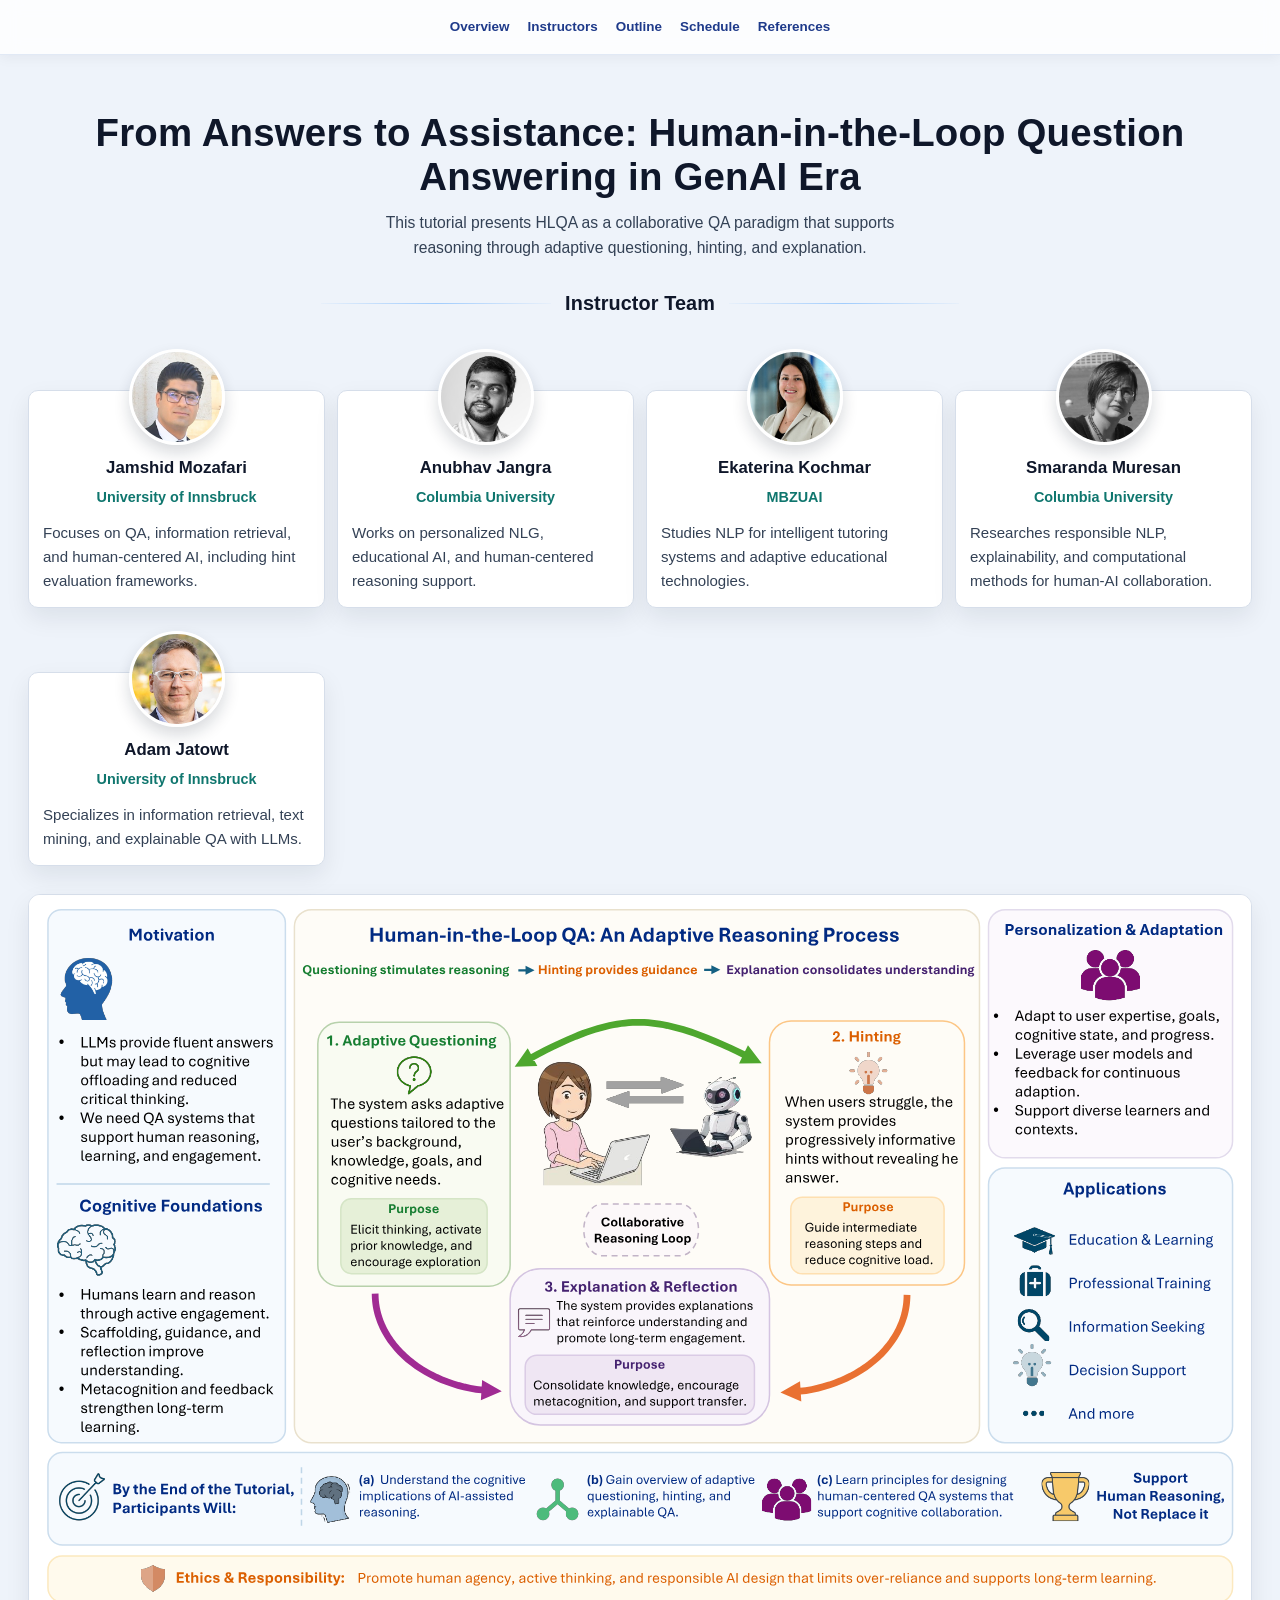
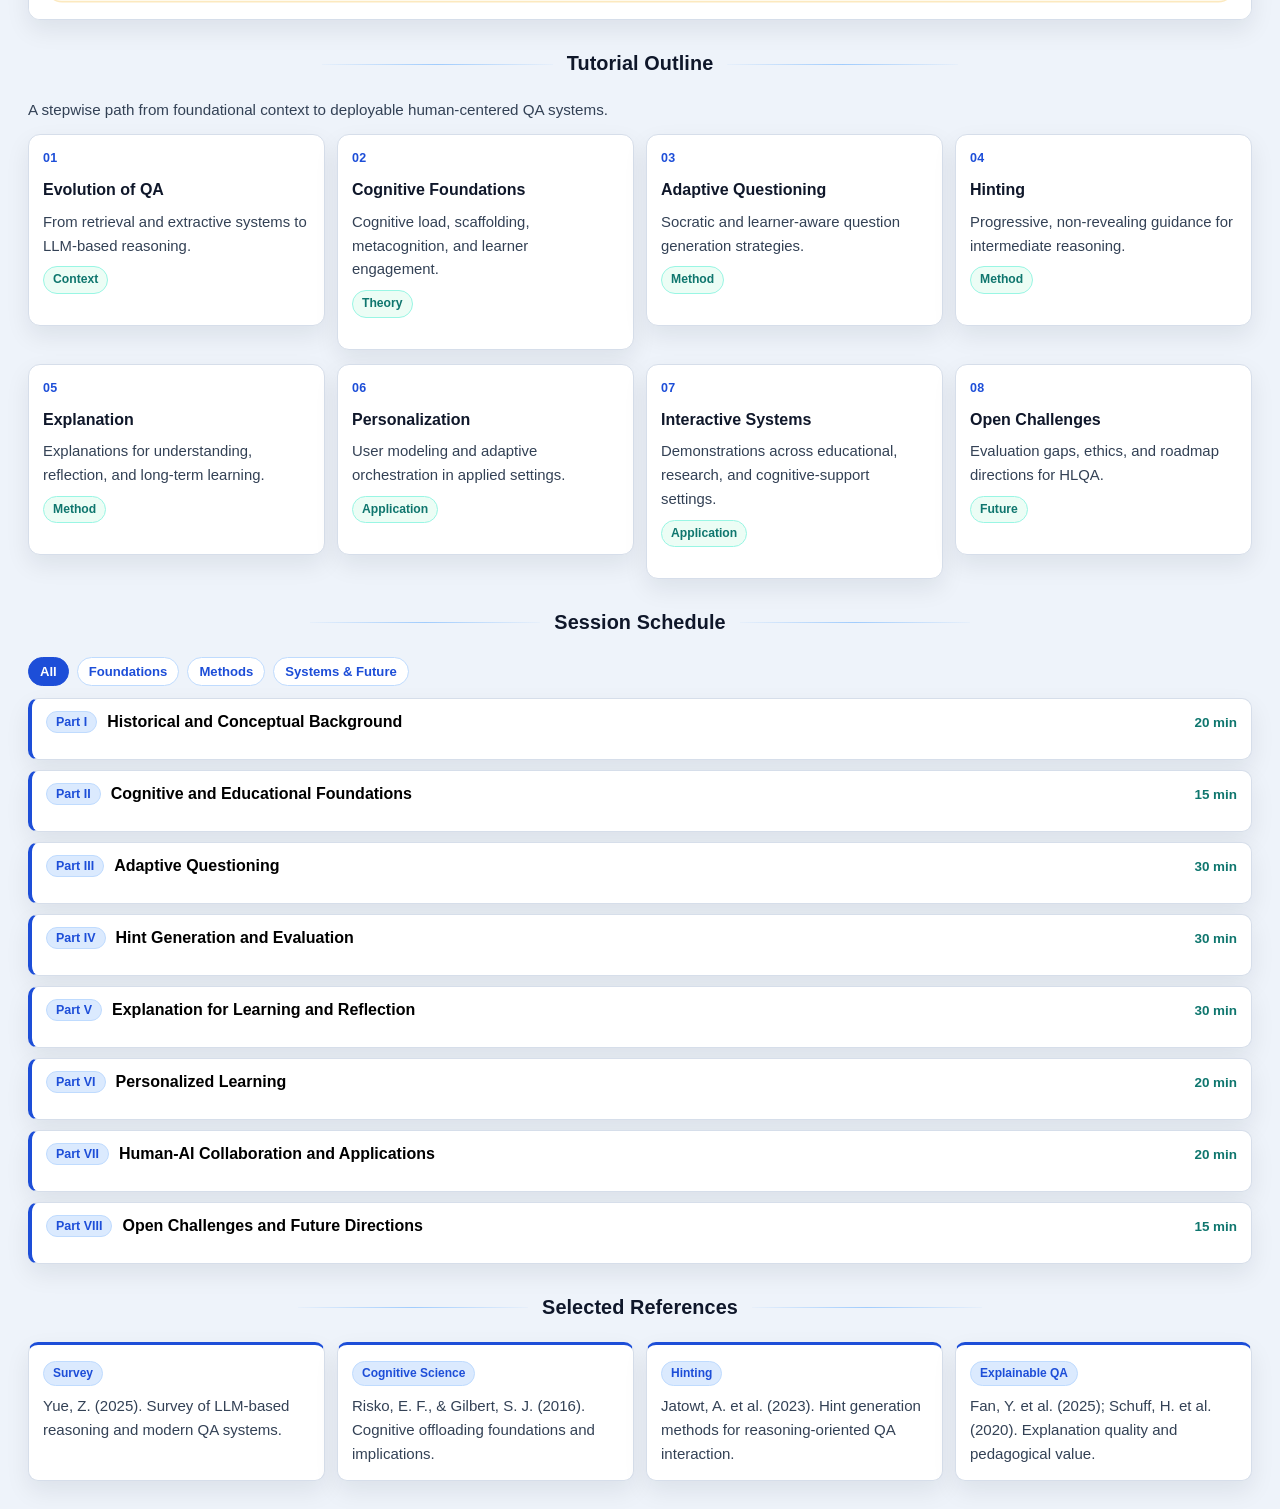
<file: index.html>
<!doctype html>
<html lang="en">
<head>
  <meta charset="utf-8">
  <meta name="viewport" content="width=device-width, initial-scale=1">
  <title>HLQA Tutorial Proposal</title>
  <meta name="description" content="From Answers to Assistance: Human-in-the-Loop Question Answering in GenAI Era">
  <link rel="stylesheet" href="./assets/css/styles.css">
</head>
<body>
  <header class="topbar">
    <div class="topbar-inner">
      <nav class="nav">
        <a href="#overview">Overview</a>
        <a href="#instructors">Instructors</a>
        <a href="#outline">Outline</a>
        <a href="#schedule">Schedule</a>
        <a href="#references">References</a>
      </nav>
    </div>
  </header>

  <main class="container">
    <section id="overview" class="hero">
      <h1 class="hero-title">From Answers to Assistance: Human-in-the-Loop Question Answering in GenAI Era</h1>
      <p class="hero-subtitle">This tutorial presents HLQA as a collaborative QA paradigm that supports reasoning through adaptive questioning, hinting, and explanation.</p>
    </section>

    <section id="instructors">
      <h2>Instructor Team</h2>
      <div class="team-grid">
        <article class="card profile" data-url="https://www.jmozafari.com">
          <img src="./assets/images/jm.jpg" alt="Jamshid Mozafari">
          <div class="profile-head">
            <div>
              <h3>Jamshid Mozafari</h3>
              <div class="org">University of Innsbruck</div>
            </div>
          </div>
          <p>Focuses on QA, information retrieval, and human-centered AI, including hint evaluation frameworks.</p>
        </article>
        <article class="card profile" data-url="https://anubhav-jangra.github.io/">
          <img src="./assets/images/aj.jpg" alt="Anubhav Jangra">
          <div class="profile-head">
            <div>
              <h3>Anubhav Jangra</h3>
              <div class="org">Columbia University</div>
            </div>
          </div>
          <p>Works on personalized NLG, educational AI, and human-centered reasoning support.</p>
        </article>
        <article class="card profile" data-url="https://ekochmar.github.io/about/">
          <img src="./assets/images/ek.jpg" alt="Ekaterina Kochmar">
          <div class="profile-head">
            <div>
              <h3>Ekaterina Kochmar</h3>
              <div class="org">MBZUAI</div>
            </div>
          </div>
          <p>Studies NLP for intelligent tutoring systems and adaptive educational technologies.</p>
        </article>
        <article class="card profile" data-url="https://www.cs.columbia.edu/~smara/">
          <img src="./assets/images/sm.jpg" alt="Smaranda Muresan">
          <div class="profile-head">
            <div>
              <h3>Smaranda Muresan</h3>
              <div class="org">Columbia University</div>
            </div>
          </div>
          <p>Researches responsible NLP, explainability, and computational methods for human-AI collaboration.</p>
        </article>
        <article class="card profile" data-url="https://ds-informatik.uibk.ac.at/">
          <img src="./assets/images/ad.jpg" alt="Adam Jatowt">
          <div class="profile-head">
            <div>
              <h3>Adam Jatowt</h3>
              <div class="org">University of Innsbruck</div>
            </div>
          </div>
          <p>Specializes in information retrieval, text mining, and explainable QA with LLMs.</p>
        </article>
      </div>
    </section>

    <section id="figure">
      <img class="inline-figure" src="./assets/images/overview-figure.svg" alt="Attached overview figure">
    </section>

    <section id="outline">
      <h2>Tutorial Outline</h2>
      <p class="section-subtitle">A stepwise path from foundational context to deployable human-centered QA systems.</p>
      <div class="outline-steps outline-steps-four">
        <article class="outline-step" data-paper-section="part1">
          <div class="step-top">
            <div class="step-num">01</div>
          </div>
          <h3>Evolution of QA</h3>
          <p>From retrieval and extractive systems to LLM-based reasoning.</p>
          <div class="step-tag">Context</div>
          <div class="related-papers">
            <h4>Related Papers</h4>
            <ul>
              <li><a href="https://scholar.google.com/scholar?q=Protecting+human+cognition+in+the+age+of+AI" target="_blank" rel="noopener">Singh et al. (2025) - Protecting human cognition in the age of AI</a></li>
              <li><a href="https://arxiv.org/abs/2506.08872" target="_blank" rel="noopener">Kosmyna et al. (2025) - Your Brain on ChatGPT: Accumulation of Cognitive Debt when Using an AI Assistant for Essay Writing Task</a></li>
            </ul>
          </div>
        </article>
        <article class="outline-step" data-paper-section="part2">
          <div class="step-top">
            <div class="step-num">02</div>
          </div>
          <h3>Cognitive Foundations</h3>
          <p>Cognitive load, scaffolding, metacognition, and learner engagement.</p>
          <div class="step-tag">Theory</div>
          <div class="related-papers">
            <h4>Related Papers</h4>
            <ul>
              <li><a href="https://scholar.google.com/scholar?q=The+Behavior+of+Tutoring+Systems+VanLehn+2006" target="_blank" rel="noopener">VanLehn (2006) - The Behavior of Tutoring Systems</a></li>
              <li><a href="https://doi.org/10.1007/978-3-031-36336-8_83" target="_blank" rel="noopener">Elkins et al. (2023) - How Useful Are Educational Questions Generated by LLMs?</a></li>
              <li><a href="https://www.mdpi.com/2075-4698/15/1/6" target="_blank" rel="noopener">Gerlich (2025) - AI Tools in Society: Cognitive Offloading and Critical Thinking</a></li>
            </ul>
          </div>
        </article>
        <article class="outline-step" data-paper-section="part3">
          <div class="step-top">
            <div class="step-num">03</div>
          </div>
          <h3>Adaptive Questioning</h3>
          <p>Socratic and learner-aware question generation strategies.</p>
          <div class="step-tag">Method</div>
          <div class="related-papers">
            <h4>Related Papers</h4>
            <ul>
              <li><a href="https://aclanthology.org/2023.emnlp-main.255/" target="_blank" rel="noopener">Qi et al. (2023) - The Art of SOCRATIC QUESTIONING: Recursive Thinking with Large Language Models</a></li>
              <li><a href="https://aclanthology.org/2024.bea-1.10/" target="_blank" rel="noopener">Ashok Kumar & Lan (2024) - Improving Socratic Question Generation using Data Augmentation and Preference Optimization</a></li>
              <li><a href="https://aclanthology.org/2021.acl-short.88/" target="_blank" rel="noopener">Srivastava & Goodman (2021) - Question Generation for Adaptive Education</a></li>
            </ul>
          </div>
        </article>
        <article class="outline-step" data-paper-section="part4">
          <div class="step-top">
            <div class="step-num">04</div>
          </div>
          <h3>Hinting</h3>
          <p>Progressive, non-revealing guidance for intermediate reasoning.</p>
          <div class="step-tag">Method</div>
          <div class="related-papers">
            <h4>Related Papers</h4>
            <ul>
              <li><a href="https://doi.org/10.1145/3578337.3605119" target="_blank" rel="noopener">Jatowt et al. (2023) - Automatic Hint Generation</a></li>
              <li><a href="https://doi.org/10.1162/tacl_a_00751" target="_blank" rel="noopener">Jangra et al. (2024) - Navigating the Landscape of Hint Generation Research: From the Past to the Future</a></li>
            </ul>
          </div>
        </article>
      </div>
      <div class="outline-steps outline-steps-four">
        <article class="outline-step" data-paper-section="part5">
          <div class="step-top">
            <div class="step-num">05</div>
          </div>
          <h3>Explanation</h3>
          <p>Explanations for understanding, reflection, and long-term learning.</p>
          <div class="step-tag">Method</div>
          <div class="related-papers">
            <h4>Related Papers</h4>
            <ul>
              <li><a href="https://www.sciencedirect.com/science/article/pii/S0020025524016773" target="_blank" rel="noopener">Fan et al. (2025) - Weakly-supervised explainable question answering via question aware contrastive learning and adaptive gate mechanism</a></li>
              <li><a href="https://aclanthology.org/2020.emnlp-main.575/" target="_blank" rel="noopener">Schuff et al. (2020) - F1 is Not Enough! Models and Evaluation Towards User-Centered Explainable Question Answering</a></li>
            </ul>
          </div>
        </article>
        <article class="outline-step" data-paper-section="part6">
          <div class="step-top">
            <div class="step-num">06</div>
          </div>
          <h3>Personalization</h3>
          <p>User modeling and adaptive orchestration in applied settings.</p>
          <div class="step-tag">Application</div>
          <div class="related-papers">
            <h4>Related Papers</h4>
            <ul>
              <li><a href="https://scholar.google.com/scholar?q=A+Survey+on+User+Behavior+Modeling+in+Recommender+Systems+he2023survey" target="_blank" rel="noopener">He et al. (2023) - A Survey on User Behavior Modeling in Recommender Systems</a></li>
              <li><a href="https://scholar.google.com/scholar?q=Exploring+knowledge+tracing+in+tutor-student+dialogues+using+llms" target="_blank" rel="noopener">Scarlatos et al. (2025) - Exploring knowledge tracing in tutor-student dialogues using llms</a></li>
              <li><a href="https://scholar.google.com/scholar?q=AI+in+education+A+review+of+personalized+learning+and+educational+technology" target="_blank" rel="noopener">Ayeni et al. (2024) - AI in education: A review of personalized learning and educational technology</a></li>
            </ul>
          </div>
        </article>
        <article class="outline-step" data-paper-section="part7">
          <div class="step-top">
            <div class="step-num">07</div>
          </div>
          <h3>Interactive Systems</h3>
          <p>Demonstrations across educational, research, and cognitive-support settings.</p>
          <div class="step-tag">Application</div>
          <div class="related-papers">
            <h4>Related Papers</h4>
            <ul>
              <li><a href="https://scholar.google.com/scholar?q=Tutor+copilot+A+human-ai+approach+for+scaling+real-time+expertise" target="_blank" rel="noopener">Loeb et al. (2024) - Tutor copilot: A human-ai approach for scaling real-time expertise</a></li>
              <li><a href="https://scholar.google.com/scholar?q=Agent+laboratory+Using+llm+agents+as+research+assistants" target="_blank" rel="noopener">Schmidgall et al. (2025) - Agent laboratory: Using llm agents as research assistants</a></li>
              <li><a href="https://scholar.google.com/scholar?q=The+Value+of+a+Virtual+Assistant+to+Improve+Engagement+in+Computerized+Cognitive+Training" target="_blank" rel="noopener">Zsoldos et al. (2024) - The Value of a Virtual Assistant to Improve Engagement in Computerized Cognitive Training at Home: Exploratory Study</a></li>
            </ul>
          </div>
        </article>
        <article class="outline-step" data-paper-section="part8">
          <div class="step-top">
            <div class="step-num">08</div>
          </div>
          <h3>Open Challenges</h3>
          <p>Evaluation gaps, ethics, and roadmap directions for HLQA.</p>
          <div class="step-tag">Future</div>
          <div class="related-papers">
            <h4>Related Papers</h4>
            <ul>
              <li><a href="https://scholar.google.com/scholar?q=Bloom%27s+taxonomy+anderson+2001+taxonomy" target="_blank" rel="noopener">Anderson et al. (2001) - A taxonomy for learning, teaching, and assessing: A revision of Bloom's taxonomy of educational objectives: complete edition</a></li>
              <li><a href="https://scholar.google.com/scholar?q=bloom+1956+taxonomy+of+educational+objectives" target="_blank" rel="noopener">Bloom et al. (1956) - Taxonomy of educational objectives: The classification of educational goals. Handbook 1: Cognitive domain</a></li>
              <li><a href="https://doi.org/10.1162/tacl_a_00751" target="_blank" rel="noopener">Jangra et al. (2024) - Navigating the Landscape of Hint Generation Research: From the Past to the Future</a></li>
            </ul>
          </div>
        </article>
      </div>
    </section>

    <section id="schedule">
      <h2>Session Schedule</h2>
      <div class="controls">
        <button class="filter-btn active" data-filter="all">All</button>
        <button class="filter-btn" data-filter="foundation">Foundations</button>
        <button class="filter-btn" data-filter="methods">Methods</button>
        <button class="filter-btn" data-filter="systems">Systems & Future</button>
      </div>
      <div class="timeline">
        <article class="session" data-group="foundation" data-paper-section="part1">
          <button class="session-head" type="button">
            <span class="badge">Part I</span>
            <h3>Historical and Conceptual Background</h3>
            <span class="duration">20 min</span>
          </button>
          <div class="session-body">
            <p>QA evolution and the transition from answer-centric systems to collaborative cognitive support.</p>
            <div class="related-papers">
              <h4>Related Papers</h4>
              <ul>
                <li><a href="https://scholar.google.com/scholar?q=Protecting+human+cognition+in+the+age+of+AI" target="_blank" rel="noopener">Singh, Taneja, Guan, and Ghosh (2025) - Protecting human cognition in the age of AI</a></li>
                <li><a href="https://arxiv.org/abs/2506.08872" target="_blank" rel="noopener">Kosmyna, Hauptmann, Yuan, Situ, Liao, and Beresnitzky (2025) - Your Brain on ChatGPT: Accumulation of Cognitive Debt when Using an AI Assistant for Essay Writing Task</a></li>
              </ul>
            </div>
          </div>
        </article>
        <article class="session" data-group="foundation" data-paper-section="part2">
          <button class="session-head" type="button">
            <span class="badge">Part II</span>
            <h3>Cognitive and Educational Foundations</h3>
            <span class="duration">15 min</span>
          </button>
          <div class="session-body">
            <p>Cognitive load, scaffolding, and metacognitive principles for human-centered QA design.</p>
            <div class="related-papers">
              <h4>Related Papers</h4>
              <ul>
                <li><a href="https://scholar.google.com/scholar?q=The+Behavior+of+Tutoring+Systems+VanLehn+2006" target="_blank" rel="noopener">VanLehn (2006) - The Behavior of Tutoring Systems</a></li>
                <li><a href="https://doi.org/10.1007/978-3-031-36336-8_83" target="_blank" rel="noopener">Elkins, Kochmar, Serban, and Cheung (2023) - How Useful Are Educational Questions Generated by Large Language Models?</a></li>
                <li><a href="https://www.mdpi.com/2075-4698/15/1/6" target="_blank" rel="noopener">Gerlich (2025) - AI Tools in Society: Impacts on Cognitive Offloading and the Future of Critical Thinking</a></li>
              </ul>
            </div>
          </div>
        </article>
        <article class="session" data-group="methods" data-paper-section="part3">
          <button class="session-head" type="button">
            <span class="badge">Part III</span>
            <h3>Adaptive Questioning</h3>
            <span class="duration">30 min</span>
          </button>
          <div class="session-body">
            <p>Socratic prompting, decomposition, and personalized question generation with evaluation criteria.</p>
            <div class="related-papers">
              <h4>Related Papers</h4>
              <ul>
                <li><a href="https://aclanthology.org/2023.emnlp-main.255/" target="_blank" rel="noopener">Qi, Xu, Shen, Liu, Jin, Wang, and Huang (2023) - The Art of SOCRATIC QUESTIONING: Recursive Thinking with Large Language Models</a></li>
                <li><a href="https://aclanthology.org/2024.bea-1.10/" target="_blank" rel="noopener">Ashok Kumar & Lan (2024) - Improving Socratic Question Generation using Data Augmentation and Preference Optimization</a></li>
                <li><a href="https://aclanthology.org/2021.acl-short.88/" target="_blank" rel="noopener">Srivastava & Goodman (2021) - Question Generation for Adaptive Education</a></li>
                <li><a href="https://scholar.google.com/scholar?q=Question+Difficulty+Estimation+for+Large+Language+Models+via+Answer+Plausibility+Scoring" target="_blank" rel="noopener">Mozafari, Piryani, and Jatowt (2025) - Question Difficulty Estimation for Large Language Models via Answer Plausibility Scoring</a></li>
                <li><a href="https://aclanthology.org/2024.emnlp-main.658/" target="_blank" rel="noopener">Fu, Wei, Hu, Cai, and Liu (2024) - QGEval</a></li>
                <li><a href="https://aclanthology.org/2025.bea-1.77/" target="_blank" rel="noopener">Kochmar et al. (2025) - Pedagogical Ability Assessment Findings</a></li>
              </ul>
            </div>
          </div>
        </article>
        <article class="session" data-group="methods" data-paper-section="part4">
          <button class="session-head" type="button">
            <span class="badge">Part IV</span>
            <h3>Hint Generation and Evaluation</h3>
            <span class="duration">30 min</span>
          </button>
          <div class="session-body">
            <p>Hinting techniques, quality metrics, and empirical evidence on educational effectiveness.</p>
            <div class="related-papers">
              <h4>Related Papers</h4>
              <ul>
                <li><a href="https://doi.org/10.1145/3578337.3605119" target="_blank" rel="noopener">Jatowt, Gehrer, and Färber (2023) - Automatic Hint Generation</a></li>
                <li><a href="https://doi.org/10.1162/tacl_a_00751" target="_blank" rel="noopener">Jangra, Mozafari, Jatowt, and Muresan (2024) - Navigating the Landscape of Hint Generation Research: From the Past to the Future</a></li>
              </ul>
            </div>
          </div>
        </article>
        <article class="session" data-group="methods" data-paper-section="part5">
          <button class="session-head" type="button">
            <span class="badge">Part V</span>
            <h3>Explanation for Learning and Reflection</h3>
            <span class="duration">30 min</span>
          </button>
          <div class="session-body">
            <p>Pedagogical explanation patterns that improve understanding and support critical thinking.</p>
            <div class="related-papers">
              <h4>Related Papers</h4>
              <ul>
                <li><a href="https://www.sciencedirect.com/science/article/pii/S0020025524016773" target="_blank" rel="noopener">Fan, Zhang, Li, Wang, Zhang, Tan, and Liang (2025) - Weakly-supervised explainable question answering via question aware contrastive learning and adaptive gate mechanism</a></li>
                <li><a href="https://aclanthology.org/2020.emnlp-main.575/" target="_blank" rel="noopener">Schuff et al. (2020) - F1 is Not Enough! Models and Evaluation Towards User-Centered Explainable Question Answering</a></li>
              </ul>
            </div>
          </div>
        </article>
        <article class="session" data-group="systems" data-paper-section="part6">
          <button class="session-head" type="button">
            <span class="badge">Part VI</span>
            <h3>Personalized Learning</h3>
            <span class="duration">20 min</span>
          </button>
          <div class="session-body">
            <p>User modeling and knowledge-tracing driven adaptation across learner profiles and goals.</p>
            <div class="related-papers">
              <h4>Related Papers</h4>
              <ul>
                <li><a href="https://scholar.google.com/scholar?q=A+Survey+on+User+Behavior+Modeling+in+Recommender+Systems+he2023survey" target="_blank" rel="noopener">He, Liu, Guo, Qin, Zhang, Hu, and Tang (2023) - A Survey on User Behavior Modeling in Recommender Systems</a></li>
                <li><a href="https://scholar.google.com/scholar?q=Exploring+knowledge+tracing+in+tutor-student+dialogues+using+llms" target="_blank" rel="noopener">Scarlatos, Baker, and Lan (2025) - Exploring knowledge tracing in tutor-student dialogues using llms</a></li>
                <li><a href="https://scholar.google.com/scholar?q=AI+in+education+A+review+of+personalized+learning+and+educational+technology" target="_blank" rel="noopener">Ayeni, Al Hamad, Chisom, Osawaru, and Adewusi (2024) - AI in education: A review of personalized learning and educational technology</a></li>
              </ul>
            </div>
          </div>
        </article>
        <article class="session" data-group="systems" data-paper-section="part7">
          <button class="session-head" type="button">
            <span class="badge">Part VII</span>
            <h3>Human-AI Collaboration and Applications</h3>
            <span class="duration">20 min</span>
          </button>
          <div class="session-body">
            <p>Educational and research-assistance systems implementing HLQA principles in practice.</p>
            <div class="related-papers">
              <h4>Related Papers</h4>
              <ul>
                <li><a href="https://scholar.google.com/scholar?q=Tutor+copilot+A+human-ai+approach+for+scaling+real-time+expertise" target="_blank" rel="noopener">Wang, Ribeiro, Robinson, Loeb, and Demszky (2024) - Tutor copilot: A human-ai approach for scaling real-time expertise</a></li>
                <li><a href="https://scholar.google.com/scholar?q=Agent+laboratory+Using+llm+agents+as+research+assistants" target="_blank" rel="noopener">Schmidgall, Su, Wang, Sun, Wu, Yu, Liu, and Mooney (2025) - Agent laboratory: Using llm agents as research assistants</a></li>
                <li><a href="https://scholar.google.com/scholar?q=The+Value+of+a+Virtual+Assistant+to+Improve+Engagement+in+Computerized+Cognitive+Training" target="_blank" rel="noopener">Zsoldos, Trân, Fournier, Tarpin-Bernard, Fruitet, and Forestier (2024) - The Value of a Virtual Assistant to Improve Engagement in Computerized Cognitive Training at Home: Exploratory Study</a></li>
              </ul>
            </div>
          </div>
        </article>
        <article class="session" data-group="systems" data-paper-section="part8">
          <button class="session-head" type="button">
            <span class="badge">Part VIII</span>
            <h3>Open Challenges and Future Directions</h3>
            <span class="duration">15 min</span>
          </button>
          <div class="session-body">
            <p>Roadmap for evaluation, ethics, multilingual settings, and robust collaborative QA benchmarks.</p>
            <div class="related-papers">
              <h4>Related Papers</h4>
              <ul>
                <li><a href="https://scholar.google.com/scholar?q=Bloom%27s+taxonomy+anderson+2001+taxonomy" target="_blank" rel="noopener">Anderson and Krathwohl (2001) - A taxonomy for learning, teaching, and assessing: A revision of Bloom's taxonomy of educational objectives: complete edition</a></li>
                <li><a href="https://scholar.google.com/scholar?q=bloom+1956+taxonomy+of+educational+objectives" target="_blank" rel="noopener">Bloom, Engelhart, Furst, Hill, and Krathwohl (1956) - Taxonomy of educational objectives: The classification of educational goals. Handbook 1: Cognitive domain</a></li>
                <li><a href="https://doi.org/10.1162/tacl_a_00751" target="_blank" rel="noopener">Jangra, Mozafari, Jatowt, and Muresan (2024) - Navigating the Landscape of Hint Generation Research: From the Past to the Future</a></li>
              </ul>
            </div>
          </div>
        </article>
      </div>
    </section>

    <section id="references">
      <h2>Selected References</h2>
      <div class="refs-grid">
        <article class="card ref-card">
          <div class="ref-tag">Survey</div>
          <p class="ref-text">Yue, Z. (2025). Survey of LLM-based reasoning and modern QA systems.</p>
        </article>
        <article class="card ref-card">
          <div class="ref-tag">Cognitive Science</div>
          <p class="ref-text">Risko, E. F., & Gilbert, S. J. (2016). Cognitive offloading foundations and implications.</p>
        </article>
        <article class="card ref-card">
          <div class="ref-tag">Hinting</div>
          <p class="ref-text">Jatowt, A. et al. (2023). Hint generation methods for reasoning-oriented QA interaction.</p>
        </article>
        <article class="card ref-card">
          <div class="ref-tag">Explainable QA</div>
          <p class="ref-text">Fan, Y. et al. (2025); Schuff, H. et al. (2020). Explanation quality and pedagogical value.</p>
        </article>
      </div>
    </section>

  </main>

  <script src="./assets/js/main.js"></script>
</body>
</html>
</file>
<file: assets/css/styles.css>
:root {
  --bg: #eef3fa;
  --panel: #ffffff;
  --text: #0f172a;
  --muted: #334155;
  --line: #d6deea;
  --primary: #1d4ed8;
  --primary-soft: #dbeafe;
  --accent: #0f766e;
  --shadow: 0 10px 25px rgba(15, 23, 42, 0.08);
}
* { box-sizing: border-box; }
html { scroll-behavior: smooth; }
body {
  margin: 0;
  font-family: Inter, "Segoe UI", Arial, sans-serif;
  background: var(--bg);
  color: var(--text);
  line-height: 1.6;
}
.topbar {
  position: sticky;
  top: 0;
  z-index: 30;
  background: rgba(255, 255, 255, 0.82);
  backdrop-filter: blur(10px);
  border-bottom: 1px solid #e1e9f5;
  box-shadow: 0 3px 12px rgba(15, 23, 42, 0.05);
}
.topbar-inner {
  max-width: 1460px;
  margin: 0 auto;
  padding: 10px 22px;
  display: flex;
  align-items: center;
  justify-content: center;
}
.nav {
  display: flex;
  flex-wrap: wrap;
  gap: 10px;
  justify-content: center;
}
.nav a {
  text-decoration: none;
  color: #1e3a8a;
  font-size: 0.84rem;
  font-weight: 700;
  padding: 6px 4px;
  position: relative;
  transition: color 160ms ease, transform 140ms ease;
}
.nav a:hover {
  transform: translateY(-1px);
  color: #1d4ed8;
}
.nav a::after {
  content: "";
  position: absolute;
  left: 0;
  bottom: -2px;
  width: 100%;
  height: 2px;
  border-radius: 999px;
  background: linear-gradient(90deg, #1d4ed8 0%, #0f766e 100%);
  transform: scaleX(0);
  transform-origin: center;
  transition: transform 180ms ease;
}
.nav a:hover::after {
  transform: scaleX(1);
}
.container { max-width: 1460px; margin: 0 auto; padding: 28px; }
.hero {
  background: transparent;
  border: 0;
  border-radius: 0;
  box-shadow: none;
  padding: 0;
  text-align: center;
}
.hero-layout {
  display: grid;
  grid-template-columns: 1.7fr 1fr;
  gap: 22px;
  align-items: start;
}
.hero-main {
  min-width: 0;
}
.hero-topline {
  display: inline-block;
  margin-bottom: 12px;
  padding: 5px 12px;
  border-radius: 999px;
  border: 1px solid transparent;
  background:
    linear-gradient(#ffffff, #ffffff) padding-box,
    linear-gradient(135deg, #c7dbfb 0%, #bdeee4 100%) border-box;
  color: #1e40af;
  font-size: 0.76rem;
  font-weight: 800;
  letter-spacing: 0.06em;
  text-transform: uppercase;
  box-shadow: 0 6px 14px rgba(29, 78, 216, 0.12);
}
.hero-title {
  margin: 0;
  font-size: clamp(2rem, 3vw, 2.8rem);
  line-height: 1.16;
  max-width: 1200px;
  font-weight: 800;
  letter-spacing: 0.005em;
  color: #0f172a;
  text-align: center;
  margin-left: auto;
  margin-right: auto;
}
.hero-subtitle {
  margin: 10px auto 0;
  max-width: 820px;
  font-size: 0.98rem;
  color: #475569;
  text-align: center;
  display: block;
  text-wrap: balance;
}
.inline-figure {
  width: 100%;
  height: auto;
  display: block;
  border: 1px solid var(--line);
  border-radius: 12px;
  box-shadow: var(--shadow);
  background: #fff;
}
.hero p { margin: 8px 0; color: var(--muted); }
.hero .hero-subtitle {
  margin: 10px auto 0;
}
.authors {
  color: #0f172a;
  font-weight: 700;
  font-size: 1.02rem;
}
.hero-aff {
  font-size: 0.95rem;
  color: #1f2937;
  font-weight: 600;
}
.hero-summary {
  max-width: 980px;
  font-size: 0.98rem;
}
.hero-side {
  background: rgba(255, 255, 255, 0.85);
  border: 1px solid #d5e3f6;
  border-radius: 12px;
  padding: 14px 14px 12px;
}
.hero-side h3 {
  margin: 0 0 8px;
  font-size: 0.95rem;
  color: #0f172a;
}
.hero-metrics {
  display: grid;
  grid-template-columns: repeat(3, minmax(0, 1fr));
  gap: 8px;
  margin: 0 0 10px;
}
.metric {
  background: #f8fbff;
  border: 1px solid #d8e5f6;
  border-radius: 8px;
  padding: 7px 6px;
  text-align: center;
}
.metric-num {
  display: block;
  font-size: 0.95rem;
  font-weight: 800;
  color: #1d4ed8;
  line-height: 1.1;
}
.metric-label {
  display: block;
  margin-top: 2px;
  font-size: 0.72rem;
  color: #475569;
  font-weight: 600;
}
.hero-side ul {
  margin: 0;
  padding-left: 18px;
  color: #334155;
}
.hero-side li {
  margin: 5px 0;
  font-size: 0.9rem;
}
.chips { display: flex; flex-wrap: wrap; gap: 8px; margin-top: 14px; }
.hero-chips { margin-top: 16px; }
.chip {
  background: #fff;
  border: 1px solid #bcd5fb;
  color: var(--primary);
  border-radius: 999px;
  padding: 6px 11px;
  font-size: 0.83rem;
  font-weight: 700;
}
@media (max-width: 980px) {
  .hero-layout {
    grid-template-columns: 1fr;
  }
  .hero-metrics {
    grid-template-columns: repeat(3, minmax(0, 1fr));
  }
}
section { margin-top: 28px; }
h2 {
  margin: 0 0 18px;
  font-size: 1.24rem;
  font-weight: 800;
  color: #0f172a;
  display: flex;
  align-items: center;
  justify-content: center;
  gap: 14px;
  padding: 0;
  letter-spacing: 0.005em;
  margin-left: auto;
  margin-right: auto;
  width: fit-content;
}
section > h2::before,
section > h2::after {
  content: "";
  display: block;
  width: clamp(120px, 18vw, 240px);
  height: 1px;
  background: linear-gradient(90deg, rgba(147,197,253,0.08) 0%, rgba(147,197,253,0.85) 50%, rgba(147,197,253,0.08) 100%);
}
.card {
  background: var(--panel);
  border: 1px solid var(--line);
  border-radius: 10px;
  box-shadow: var(--shadow);
  padding: 14px;
  transition: transform 220ms cubic-bezier(0.22, 1, 0.36, 1), box-shadow 260ms ease, border-color 220ms ease, filter 220ms ease;
  position: relative;
  z-index: 1;
  will-change: transform;
}
.card:hover {
  transform: translateY(-2px) scale(1.3);
  box-shadow: 0 14px 28px rgba(15, 23, 42, 0.12);
  border-color: #bfd3ef;
  filter: brightness(1.02);
  z-index: 20;
}
.outline-grid {
  display: grid;
  grid-template-columns: repeat(auto-fit, minmax(250px, 1fr));
  gap: 12px;
}
.outline-item h3 { margin: 0 0 6px; font-size: 1.03rem; }
.outline-item p { margin: 0; color: var(--muted); font-size: 0.95rem; }
.section-subtitle {
  margin: 0 0 12px;
  color: var(--muted);
  font-size: 0.95rem;
}
.outline-steps {
  display: grid;
  grid-template-columns: repeat(auto-fit, minmax(220px, 1fr));
  gap: 12px;
  align-items: start;
}
.outline-steps-four {
  grid-template-columns: repeat(4, minmax(0, 1fr));
}
.outline-steps-four + .outline-steps-four {
  margin-top: 14px;
}
.outline-step {
  background: var(--panel);
  border: 1px solid var(--line);
  border-radius: 12px;
  box-shadow: var(--shadow);
  padding: 14px;
  display: flex;
  flex-direction: column;
  gap: 8px;
  cursor: pointer;
  transition: border-color 180ms ease, box-shadow 220ms ease, transform 180ms ease;
  align-self: start;
  animation: cellIn 420ms ease;
}
.outline-step:hover {
  border-color: #bcd0ee;
  transform: translateY(-2px) scale(1.05);
  z-index: 20;
}
.step-top {
  display: flex;
  align-items: center;
  justify-content: space-between;
}
.step-num {
  font-size: 0.78rem;
  font-weight: 800;
  color: var(--primary);
  letter-spacing: 0.03em;
}
.outline-step h3 {
  margin: 0;
  font-size: 1rem;
}
.outline-step p {
  margin: 0;
  color: var(--muted);
  font-size: 0.93rem;
}
.step-tag {
  margin-top: auto;
  width: fit-content;
  font-size: 0.76rem;
  font-weight: 700;
  color: var(--accent);
  background: #ecfdf5;
  border: 1px solid #99f6e4;
  border-radius: 999px;
  padding: 3px 9px;
}
.related-papers {
  margin-top: 0;
  max-height: 0;
  opacity: 0;
  overflow: hidden;
  transform: translateY(-10px) scale(0.98);
  padding-top: 8px;
  border-top: 1px dashed #cbd5e1;
  transform-origin: top;
  transition: max-height 560ms cubic-bezier(0.22, 1, 0.36, 1), opacity 420ms ease, transform 460ms cubic-bezier(0.22, 1, 0.36, 1), margin-top 360ms ease;
}
.outline-step.open .related-papers {
  max-height: 5000px;
  opacity: 1;
  transform: translateY(0) scale(1);
  margin-top: 6px;
}
.outline-step:hover .related-papers,
.outline-step:focus-within .related-papers {
  max-height: 5000px;
  opacity: 1;
  transform: translateY(0) scale(1);
  margin-top: 6px;
}
.session.open .related-papers {
  max-height: 5000px;
  opacity: 1;
  transform: translateY(0) scale(1);
  margin-top: 6px;
}
.session .related-papers {
  border-top: 1px solid #dbe5f3;
}
.session .related-papers ul {
  list-style: none;
  padding-left: 0;
  display: grid;
  gap: 8px;
}
.session .related-papers li {
  margin: 0;
}
.session-paper-item {
  border: 1px solid #d7e3f3;
  border-radius: 8px;
  padding: 8px 10px;
  background: #fbfdff;
  cursor: pointer;
  transition: border-color 140ms ease, box-shadow 160ms ease, transform 140ms ease;
}
.session-paper-item:hover {
  border-color: #b7cdf1;
  box-shadow: 0 6px 14px rgba(29, 78, 216, 0.1);
  transform: translateY(-1px);
}
.session-paper-item:focus-visible {
  outline: 2px solid #93c5fd;
  outline-offset: 2px;
}
.session-paper-title {
  font-size: 0.9rem;
  font-weight: 650;
  color: #0f172a;
  margin-bottom: 3px;
}
.session-paper-meta {
  font-size: 0.78rem;
  color: #475569;
  margin-bottom: 6px;
}
.outline-step .related-papers {
  border-top: 1px solid #dbe5f3;
}
.outline-step .related-papers h4 {
  margin-bottom: 6px;
  font-size: 0.8rem;
  color: #334155;
}
.outline-step .related-papers ul {
  list-style: none;
  padding-left: 0;
  display: grid;
  gap: 8px;
  margin: 0;
}
.outline-step .related-papers li {
  margin: 0;
}
.outline-step .related-papers a {
  line-height: 1.4;
}
.outline-step .related-papers a::after {
  content: "";
}
.outline-step .related-papers a:hover {
  text-decoration: none;
}
.outline-paper-item {
  border: 1px solid #d7e3f3;
  border-radius: 8px;
  padding: 8px 10px;
  background: #fbfdff;
  cursor: pointer;
  transition: border-color 140ms ease, box-shadow 160ms ease, transform 140ms ease;
}
.outline-paper-item:hover {
  border-color: #b7cdf1;
  box-shadow: 0 6px 14px rgba(29, 78, 216, 0.1);
  transform: translateY(-1px);
}
.outline-paper-item:focus-visible {
  outline: 2px solid #93c5fd;
  outline-offset: 2px;
}
.outline-paper-title {
  font-size: 0.88rem;
  font-weight: 640;
  color: #0f172a;
  margin-bottom: 3px;
}
.outline-paper-meta {
  font-size: 0.78rem;
  color: #475569;
}
.outline-step.open {
  border-color: #9bb8ea;
  box-shadow: 0 14px 28px rgba(15, 23, 42, 0.11);
}
.related-papers h4 {
  margin: 0 0 6px;
  font-size: 0.85rem;
  color: #1e293b;
}
.related-papers ul {
  margin: 0;
  padding: 0;
  list-style: none;
  display: grid;
  gap: 8px;
}
.related-papers li {
  margin: 0;
  font-size: 0.9rem;
}
.related-papers a {
  display: block;
  position: relative;
  padding: 9px 34px 9px 11px;
  border-radius: 9px;
  border: 1px solid #dbe7f7;
  background: linear-gradient(180deg, #ffffff 0%, #f8fbff 100%);
  color: #1e3a8a;
  text-decoration: none;
  line-height: 1.4;
  transition: border-color 170ms ease, box-shadow 170ms ease, transform 140ms ease;
}
.related-papers a::after {
  content: "↗";
  position: absolute;
  right: 10px;
  top: 50%;
  transform: translateY(-50%);
  color: #2563eb;
  font-weight: 700;
  font-size: 0.9rem;
}
.paper-title {
  display: block;
  font-size: 0.9rem;
  font-weight: 650;
  color: #0f172a;
  margin-bottom: 3px;
}
.paper-meta {
  display: block;
  font-size: 0.78rem;
  color: #475569;
}
.related-papers a:hover {
  border-color: #b7cdf1;
  box-shadow: 0 6px 16px rgba(29, 78, 216, 0.12);
  transform: translateY(-1px);
  text-decoration: none;
}

@media (max-width: 1200px) {
  .outline-steps-four {
    grid-template-columns: repeat(2, minmax(0, 1fr));
  }
}

@media (max-width: 700px) {
  .outline-steps-four {
    grid-template-columns: 1fr;
  }
}
.controls {
  display: flex;
  gap: 8px;
  flex-wrap: wrap;
  margin-bottom: 12px;
}
.filter-btn {
  border: 1px solid #bfdbfe;
  background: #fff;
  color: var(--primary);
  border-radius: 999px;
  padding: 6px 11px;
  font-size: 0.82rem;
  font-weight: 700;
  cursor: pointer;
}
.filter-btn.active { background: var(--primary); color: #fff; border-color: var(--primary); }
.timeline {
  display: grid;
  grid-template-columns: 1fr;
  gap: 10px;
}
.session {
  background: var(--panel);
  border: 1px solid var(--line);
  border-left: 4px solid var(--primary);
  border-radius: 10px;
  box-shadow: var(--shadow);
  overflow: hidden;
  transition: transform 220ms cubic-bezier(0.22, 1, 0.36, 1), box-shadow 260ms ease, border-color 220ms ease, filter 220ms ease;
  position: relative;
  z-index: 1;
  will-change: transform;
}
.session:hover {
  transform: translateY(-2px) scale(1.02);
  z-index: 20;
  box-shadow: 0 14px 28px rgba(15, 23, 42, 0.12);
  border-color: #bfd3ef;
  filter: brightness(1.02);
}
.session-head {
  width: 100%;
  border: 0;
  background: transparent;
  text-align: left;
  padding: 12px 14px;
  cursor: pointer;
  display: grid;
  grid-template-columns: auto 1fr auto;
  align-items: center;
  gap: 10px;
}
.badge {
  font-size: 0.78rem;
  font-weight: 700;
  color: var(--primary);
  background: var(--primary-soft);
  border: 1px solid #bfdbfe;
  border-radius: 999px;
  padding: 3px 9px;
  white-space: nowrap;
}
.session h3 { margin: 0; font-size: 1rem; }
.duration { color: var(--accent); font-weight: 700; font-size: 0.84rem; white-space: nowrap; }
.session-body {
  padding: 0 14px 14px;
  color: var(--muted);
  font-size: 0.95rem;
  max-height: 0;
  opacity: 0;
  overflow: hidden;
  transform: translateY(-8px);
  transition: max-height 520ms cubic-bezier(0.22, 1, 0.36, 1), opacity 360ms ease, transform 360ms ease, padding-top 260ms ease;
  padding-top: 0;
}
.session.open .session-body {
  max-height: 8000px;
  opacity: 1;
  transform: translateY(0);
  padding-top: 6px;
}
.team-grid {
  display: grid;
  grid-template-columns: repeat(auto-fit, minmax(260px, 1fr));
  gap: 12px;
}
.refs-grid {
  display: grid;
  grid-template-columns: repeat(auto-fit, minmax(240px, 1fr));
  gap: 12px;
}
.ref-card {
  border-top: 3px solid var(--primary);
}
.ref-card:hover {
  transform: translateY(-2px) scale(1.05);
  z-index: 20;
}
.ref-tag {
  display: inline-block;
  font-size: 0.75rem;
  font-weight: 700;
  color: var(--primary);
  background: var(--primary-soft);
  border: 1px solid #bfdbfe;
  border-radius: 999px;
  padding: 2px 9px;
  margin-bottom: 8px;
}
.ref-text {
  margin: 0;
  color: var(--muted);
  font-size: 0.94rem;
}
.profile img {
  width: 96px;
  height: 96px;
  border-radius: 50%;
  border: 3px solid #ffffff;
  box-shadow: 0 8px 16px rgba(15, 23, 42, 0.16);
  margin: -58px auto 10px;
  object-fit: cover;
  display: block;
}
.profile-head {
  display: block;
  text-align: center;
  margin-bottom: 12px;
}
.profile {
  position: relative;
  margin-top: 52px;
  padding-top: 16px;
  animation: cellIn 460ms ease;
  cursor: pointer;
}
.profile:hover {
  transform: translateY(-2px) scale(1.05) !important;
  z-index: 30;
}
.profile h3 { margin: 0; font-size: 1.05rem; }
.profile-link {
  color: inherit;
  text-decoration: none;
}
.profile h3 .profile-link:hover {
  color: var(--primary);
}
.org { margin: 4px 0 8px; color: var(--accent); font-size: 0.9rem; font-weight: 700; }
.profile p { margin: 0; color: var(--muted); font-size: 0.94rem; }

.outline-steps .outline-step:nth-child(2),
.team-grid .profile:nth-child(2) { animation-delay: 40ms; }
.outline-steps .outline-step:nth-child(3),
.team-grid .profile:nth-child(3) { animation-delay: 80ms; }
.outline-steps .outline-step:nth-child(4),
.team-grid .profile:nth-child(4) { animation-delay: 120ms; }
.outline-steps .outline-step:nth-child(5),
.team-grid .profile:nth-child(5) { animation-delay: 160ms; }

@keyframes cellIn {
  from {
    opacity: 0;
  }
  to {
    opacity: 1;
  }
}

@media (min-width: 1380px) {
  .team-grid {
    grid-template-columns: repeat(5, minmax(0, 1fr));
  }
}

@media (max-width: 1024px) {
  .container { padding: 22px; }
}

@media (max-width: 640px) {
  .container { padding: 16px; }
}
</file>
